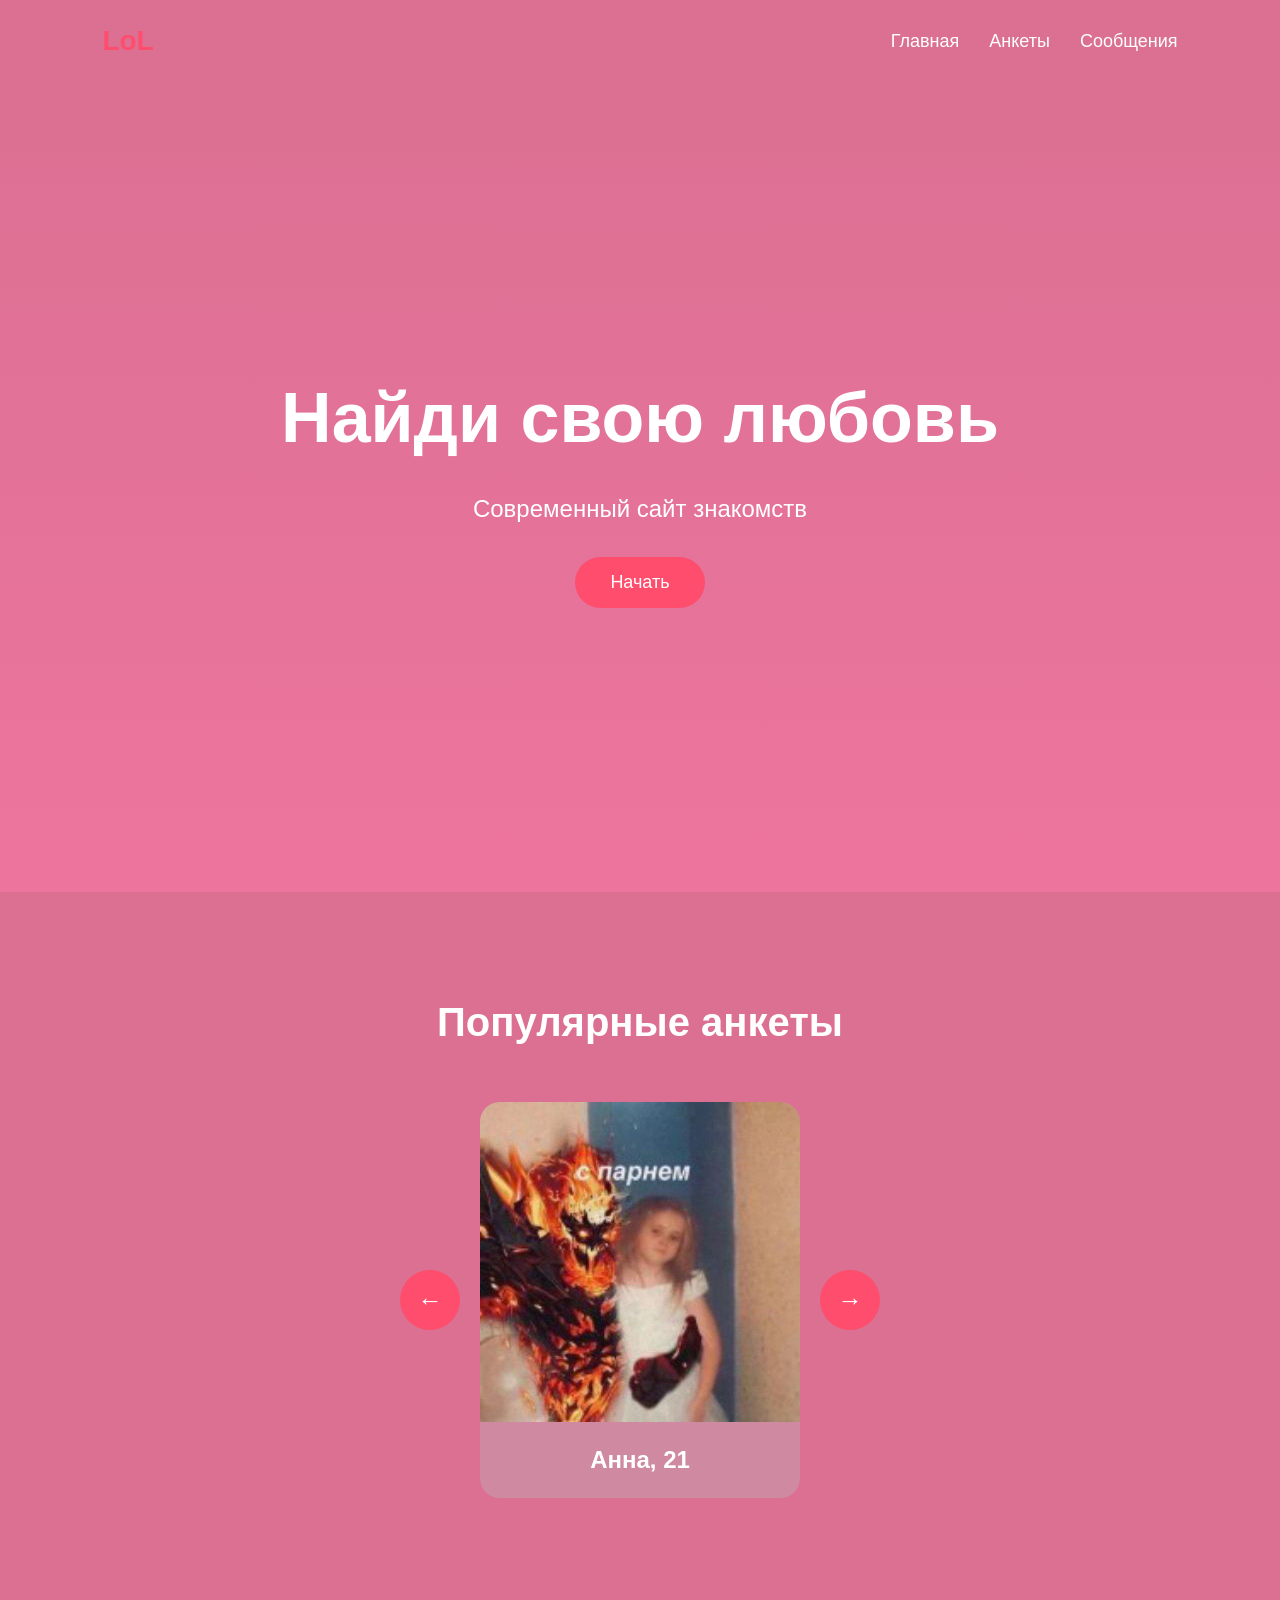
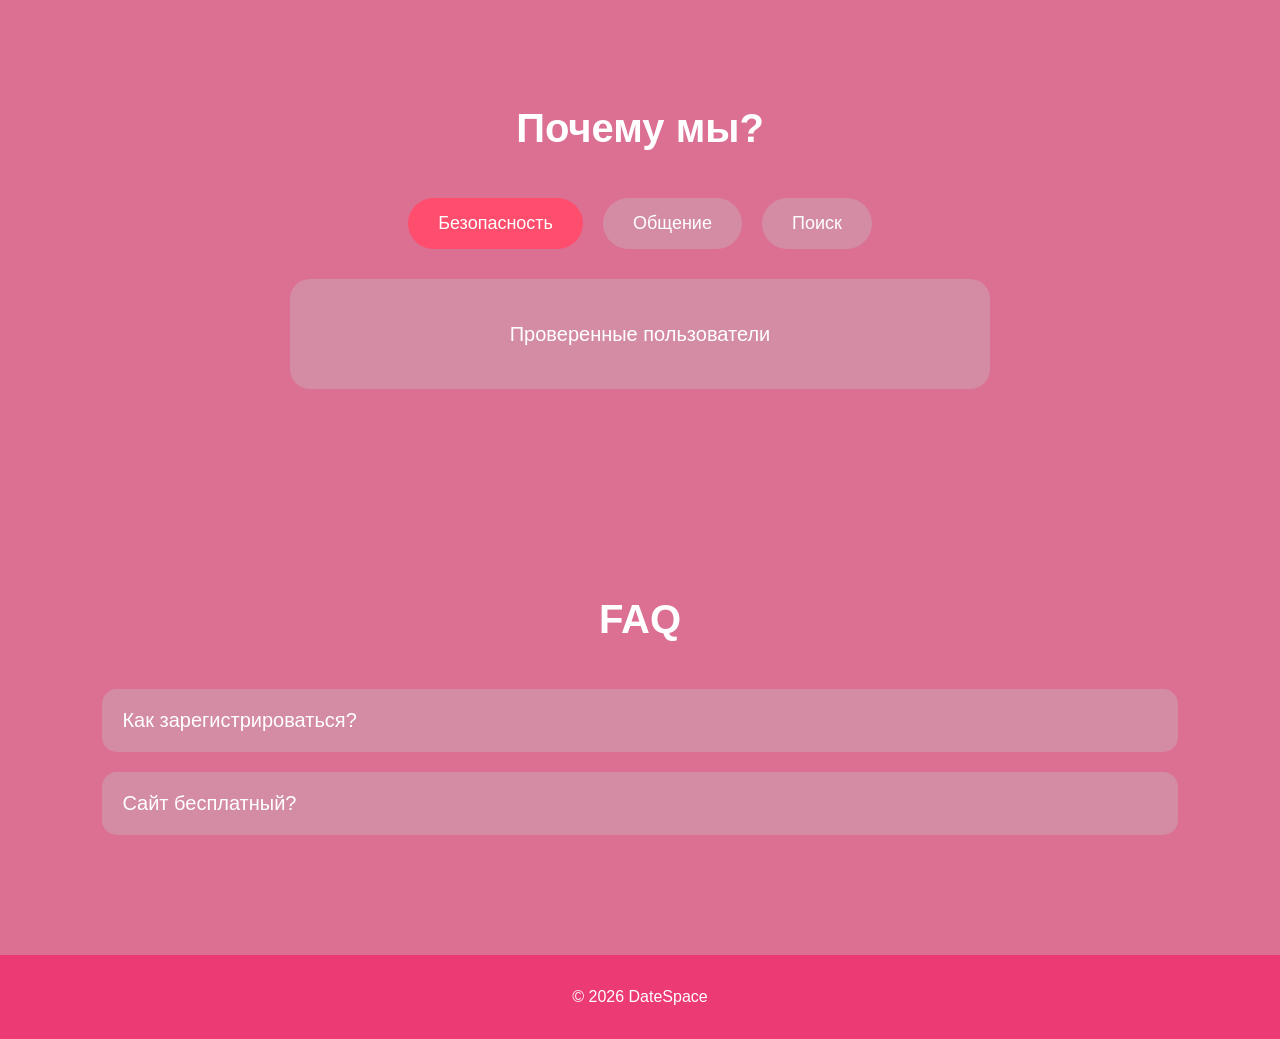
<file: index.html>
<!DOCTYPE html>
<html lang="ru">
<head>
  <meta charset="UTF-8">
  <meta name="viewport" content="width=device-width, initial-scale=1.0">
  <title>LoL</title>
  <link rel="stylesheet" href="style.css">
</head>
<body>

<header class="header">
  <div class="logo">LoL</div>

  <nav class="nav" id="nav">
    <a href="index.html">Главная</a>
    <a href="profiles.html">Анкеты</a>
    <a href="messages.html">Сообщения</a>
  </nav>

  <button class="burger" id="burger">☰</button>
</header>

<section class="hero">
  <h1>Найди свою любовь</h1>
  <p>Современный сайт знакомств</p>
  <button id="openModal">Начать</button>
</section>

<section class="slider-section">
  <h2>Популярные анкеты</h2>

  <div class="slider">
    <button id="prev">←</button>

    <div class="slides">
      <div class="card active">
        <img src="загруженное (22).jpg">
        <h3>Анна, 21</h3>
      </div>

      <div class="card">
        <img src="загруженное (23).jpg">
        <h3>Максим, 23</h3>
      </div>

      <div class="card">
        <img src="ʚ❤︎ɞ.jpg">
        <h3>София, 20</h3>
      </div>
    </div>

    <button id="next">→</button>
  </div>
</section>

<section class="tabs-section">
  <h2>Почему мы?</h2>

  <div class="tabs">
    <button class="tab-btn active" data-tab="1">Безопасность</button>
    <button class="tab-btn" data-tab="2">Общение</button>
    <button class="tab-btn" data-tab="3">Поиск</button>
  </div>

  <div class="tab-content active" id="tab-1">
    Проверенные пользователи
  </div>

  <div class="tab-content" id="tab-2">
    Удобный чат
  </div>

  <div class="tab-content" id="tab-3">
    Быстрый поиск людей
  </div>
</section>

<section class="faq">
  <h2>FAQ</h2>

  <div class="accordion-item">
    <button class="accordion-header">Как зарегистрироваться?</button>
    <div class="accordion-content">
      Нужно заполнить форму
    </div>
  </div>

  <div class="accordion-item">
    <button class="accordion-header">Сайт бесплатный?</button>
    <div class="accordion-content">
      Да
    </div>
  </div>
</section>

<footer class="footer">
  <p>© 2026 DateSpace</p>
</footer>

<div class="modal" id="modal">
  <div class="modal-content">
    <span id="closeModal">×</span>

    <form id="registerForm">
      <input type="text" id="name" placeholder="Имя">
      <input type="email" id="email" placeholder="Email">
      <button type="submit">Регистрация</button>
    </form>

    <p id="formMessage"></p>
  </div>
</div>

<script src="script.js"></script>
</body>
</html>
</file>
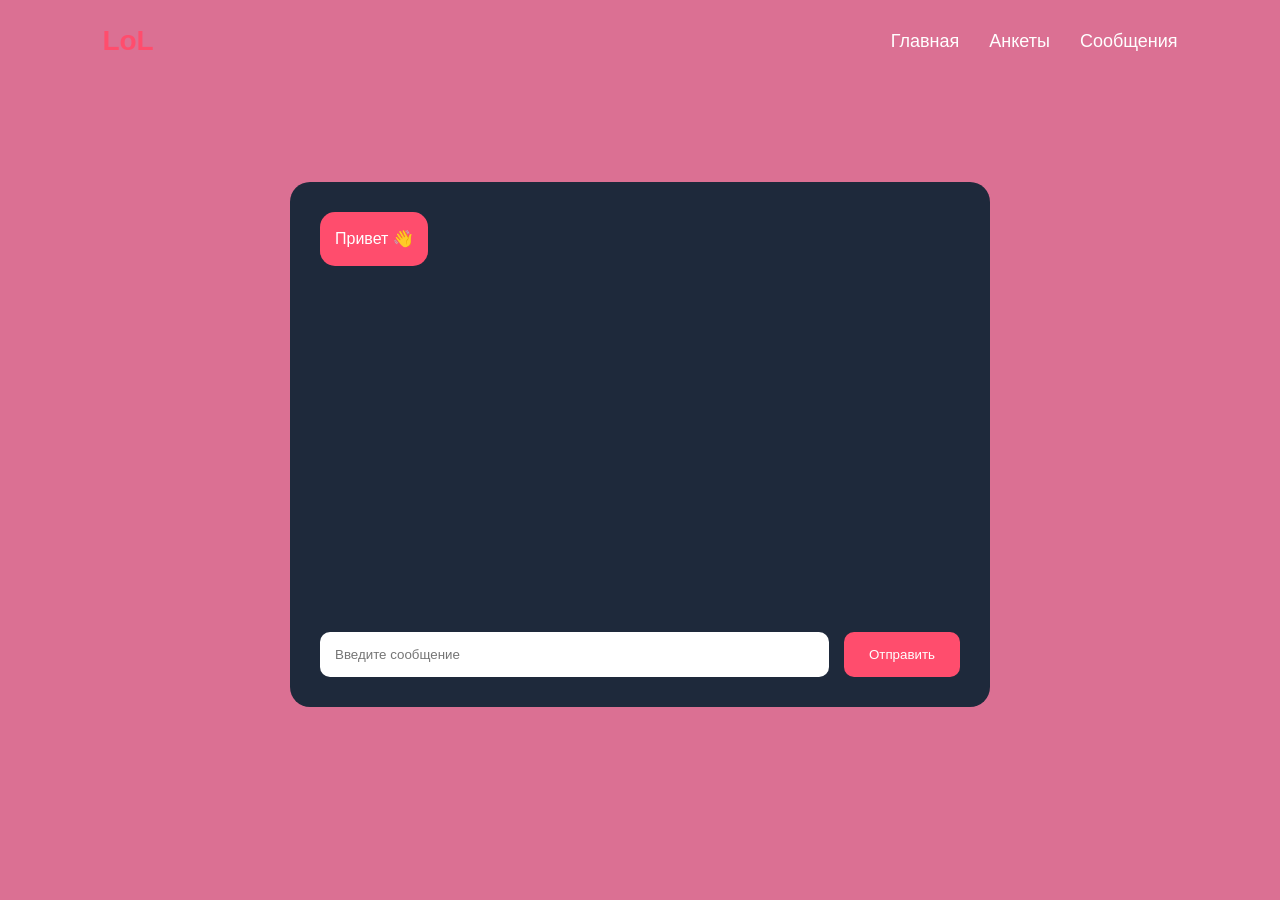
<file: messages.html>
<!DOCTYPE html>
<html lang="ru">
<head>
  <meta charset="UTF-8">
  <meta name="viewport" content="width=device-width, initial-scale=1.0">
  <title>Сообщения</title>
  <link rel="stylesheet" href="style.css">
</head>
<body>

<header class="header">
  <div class="logo">LoL</div>

  <nav class="nav">
    <a href="index.html">Главная</a>
    <a href="profiles.html">Анкеты</a>
    <a href="messages.html">Сообщения</a>
  </nav>
</header>

<main class="messages-page">

  <section class="chat">
    <div class="messages" id="messages">
      <div class="message">Привет 👋</div>
    </div>

    <form id="chatForm">
      <input type="text" id="messageInput" placeholder="Введите сообщение">
      <button type="submit">Отправить</button>
    </form>
  </section>

</main>

<script src="script.js"></script>
</body>
</html>
</file>
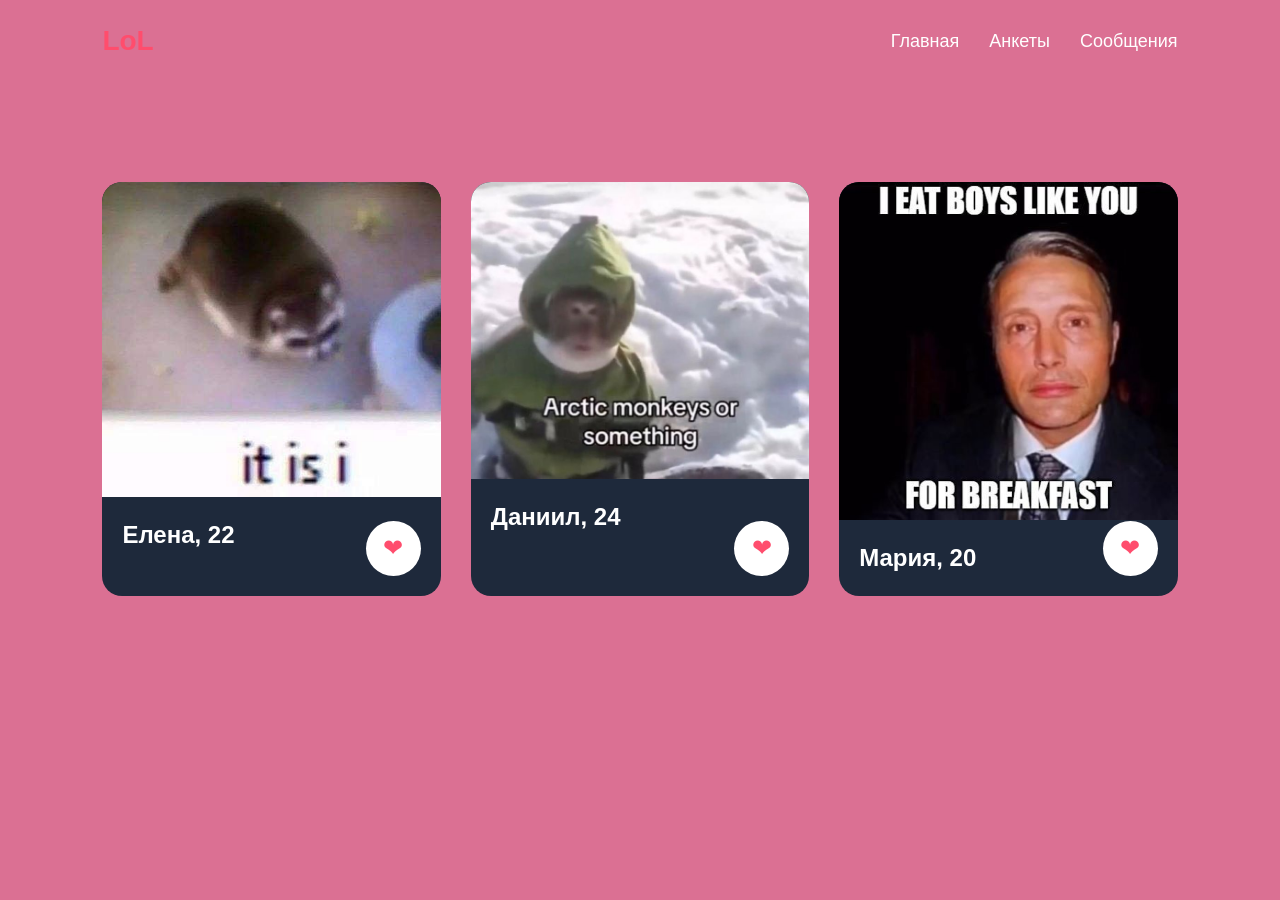
<file: profiles.html>
<!DOCTYPE html>
<html lang="ru">
<head>
  <meta charset="UTF-8">
  <meta name="viewport" content="width=device-width, initial-scale=1.0">
  <title>Анкеты</title>
  <link rel="stylesheet" href="style.css">
</head>
<body>

<header class="header">
  <div class="logo">LoL</div>

  <nav class="nav">
    <a href="index.html">Главная</a>
    <a href="profiles.html">Анкеты</a>
    <a href="messages.html">Сообщения</a>
  </nav>
</header>

<main class="profiles-page">

  <section class="profiles-grid">

    <article class="profile-card">
      <img src="загруженное (24).jpg">
      <h2>Елена, 22</h2>
      <button class="like-btn">❤</button>
    </article>

    <article class="profile-card">
      <img src="загруженное (25).jpg">
      <h2>Даниил, 24</h2>
      <button class="like-btn">❤</button>
    </article>

    <article class="profile-card">
      <img src="загруженное (26).jpg">
      <h2>Мария, 20</h2>
      <button class="like-btn">❤</button>
    </article>

  </section>

</main>

<script src="script.js"></script>
</body>
</html>
</file>
<file: style.css>
* {
  margin: 0;
  padding: 0;
  box-sizing: border-box;
}

body {
  font-family: Arial, sans-serif;
  background: palevioletred;
  color: white;
  line-height: 1.5;
}

a {
  text-decoration: none;
  color: white;
}

img {
  width: 100%;
  display: block;
}

button {
  cursor: pointer;
  border: none;
}

/* HEADER */

.header {
  display: flex;
  justify-content: space-between;
  align-items: center;
  padding: 20px 8%;
  background: palevioletred;
  position: sticky;
  top: 0;
  z-index: 1000;
}

.logo {
  font-size: 28px;
  font-weight: bold;
  color: #ff4d6d;
}

.nav {
  display: flex;
  gap: 30px;
}

.nav a {
  transition: 0.3s;
  font-size: 18px;
}

.nav a:hover {
  color: #ff4d6d;
}

.burger {
  display: none;
  background: none;
  color: white;
  font-size: 30px;
}

/* HERO */

.hero {
  min-height: 90vh;
  display: flex;
  flex-direction: column;
  justify-content: center;
  align-items: center;
  background:
    linear-gradient(palevioletred, rgba(255, 121, 168, 0.5)),
    url("https://picsum.photos/1600/900?dating");
  background-size: cover;
  background-position: center;
  text-align: center;
  padding: 20px;
}

.hero h1 {
  font-size: 70px;
  margin-bottom: 20px;
}

.hero p {
  font-size: 24px;
  margin-bottom: 30px;
}

.hero button {
  padding: 15px 35px;
  border-radius: 50px;
  background: #ff4d6d;
  color: white;
  font-size: 18px;
  transition: 0.3s;
}

.hero button:hover {
  transform: scale(1.05);
  background: #ff758f;
}

/* SLIDER */

.slider-section {
  padding: 100px 8%;
  text-align: center;
}

.slider-section h2 {
  font-size: 40px;
  margin-bottom: 50px;
}

.slider {
  display: flex;
  align-items: center;
  justify-content: center;
  gap: 20px;
}

.slider button {
  width: 60px;
  height: 60px;
  border-radius: 50%;
  background: #ff4d6d;
  color: white;
  font-size: 25px;
}

.slides {
  width: 320px;
}

.card {
  display: none;
  background: rgb(207, 138, 161);
  border-radius: 20px;
  overflow: hidden;
  animation: fade 0.5s ease;
}

.card.active {
  display: block;
}

.card img {
  height: 320px;
  object-fit: cover;
}

.card h3 {
  padding: 20px;
  font-size: 24px;
}

@keyframes fade {
  from {
    opacity: 0;
    transform: translateX(30px);
  }

  to {
    opacity: 1;
    transform: translateX(0);
  }
}

/* TABS */

.tabs-section {
  padding: 100px 8%;
  text-align: center;
}

.tabs-section h2 {
  font-size: 40px;
  margin-bottom: 40px;
}

.tabs {
  display: flex;
  justify-content: center;
  gap: 20px;
  margin-bottom: 30px;
}

.tab-btn {
  padding: 15px 30px;
  border-radius: 40px;
  background: rgb(212, 140, 164);
  color: white;
  font-size: 18px;
  transition: 0.3s;
}

.tab-btn.active {
  background: #ff4d6d;
}

.tab-content {
  display: none;
  max-width: 700px;
  margin: auto;
  background: rgb(212, 140, 164);
  padding: 40px;
  border-radius: 20px;
  font-size: 20px;
}

.tab-content.active {
  display: block;
}

/* FAQ */

.faq {
  padding: 100px 8%;
}

.faq h2 {
  text-align: center;
  font-size: 40px;
  margin-bottom: 40px;
}

.accordion-item {
  margin-bottom: 20px;
  background: rgb(212, 140, 164);
  border-radius: 15px;
  overflow: hidden;
}

.accordion-header {
  width: 100%;
  padding: 20px;
  background: none;
  color: white;
  font-size: 20px;
  text-align: left;
}

.accordion-content {
  max-height: 0;
  overflow: hidden;
  transition: 0.4s;
  padding: 0 20px;
}

.accordion-content.open {
  max-height: 200px;
  padding: 20px;
}

/* FOOTER */

.footer {
  padding: 30px;
  text-align: center;
  background: rgb(236, 58, 117);
}

/* MODAL */

.modal {
  position: fixed;
  inset: 0;
  background: rgb(236, 58, 117);
  display: none;
  justify-content: center;
  align-items: center;
  padding: 20px;
}

.modal-content {
  background: rgb(232, 105, 147);
  padding: 40px;
  border-radius: 20px;
  width: 100%;
  max-width: 450px;
  position: relative;
}

#closeModal {
  position: absolute;
  top: 15px;
  right: 20px;
  font-size: 30px;
  cursor: pointer;
}

#registerForm {
  display: flex;
  flex-direction: column;
  gap: 20px;
}

#registerForm input {
  padding: 15px;
  border-radius: 10px;
  border: none;
  outline: none;
}

#registerForm button {
  padding: 15px;
  border-radius: 10px;
  background: #ff4d6d;
  color: white;
  font-size: 18px;
}

#formMessage {
  margin-top: 20px;
  text-align: center;
}

/* PROFILES */

.profiles-page {
  padding: 100px 8%;
}

.profiles-grid {
  display: grid;
  grid-template-columns: repeat(auto-fit, minmax(280px, 1fr));
  gap: 30px;
}

.profile-card {
  background: #1e293b;
  border-radius: 20px;
  overflow: hidden;
  transition: 0.3s;
  position: relative;
}

.profile-card:hover {
  transform: translateY(-10px);
}

.profile-card h2 {
  padding: 20px;
}

.like-btn {
  position: absolute;
  right: 20px;
  bottom: 20px;
  width: 55px;
  height: 55px;
  border-radius: 50%;
  background: white;
  color: #ff4d6d;
  font-size: 24px;
  transition: 0.3s;
}

.like-btn.liked {
  background: #ff4d6d;
  color: white;
}

/* CHAT */

.messages-page {
  padding: 100px 8%;
}

.chat {
  max-width: 700px;
  margin: auto;
  background: #1e293b;
  border-radius: 20px;
  padding: 30px;
}

.messages {
  height: 400px;
  overflow-y: auto;
  margin-bottom: 20px;
}

.message {
  background: #ff4d6d;
  padding: 15px;
  border-radius: 15px;
  margin-bottom: 15px;
  width: fit-content;
  max-width: 80%;
}

#chatForm {
  display: flex;
  gap: 15px;
}

#chatForm input {
  flex: 1;
  padding: 15px;
  border-radius: 10px;
  border: none;
  outline: none;
}

#chatForm button {
  padding: 15px 25px;
  border-radius: 10px;
  background: #ff4d6d;
  color: white;
}

/* ADAPTIVE */

@media (max-width: 768px) {

  .burger {
    display: block;
  }

  .nav {
    position: absolute;
    top: 80px;
    right: -100%;
    flex-direction: column;
    background: rgb(236, 58, 117);
    width: 220px;
    padding: 30px;
    transition: 0.3s;
  }

  .nav.show {
    right: 0;
  }

  .hero h1 {
    font-size: 45px;
  }

  .hero p {
    font-size: 20px;
  }

  .tabs {
    flex-direction: column;
  }

  #chatForm {
    flex-direction: column;
  }

}
</file>
